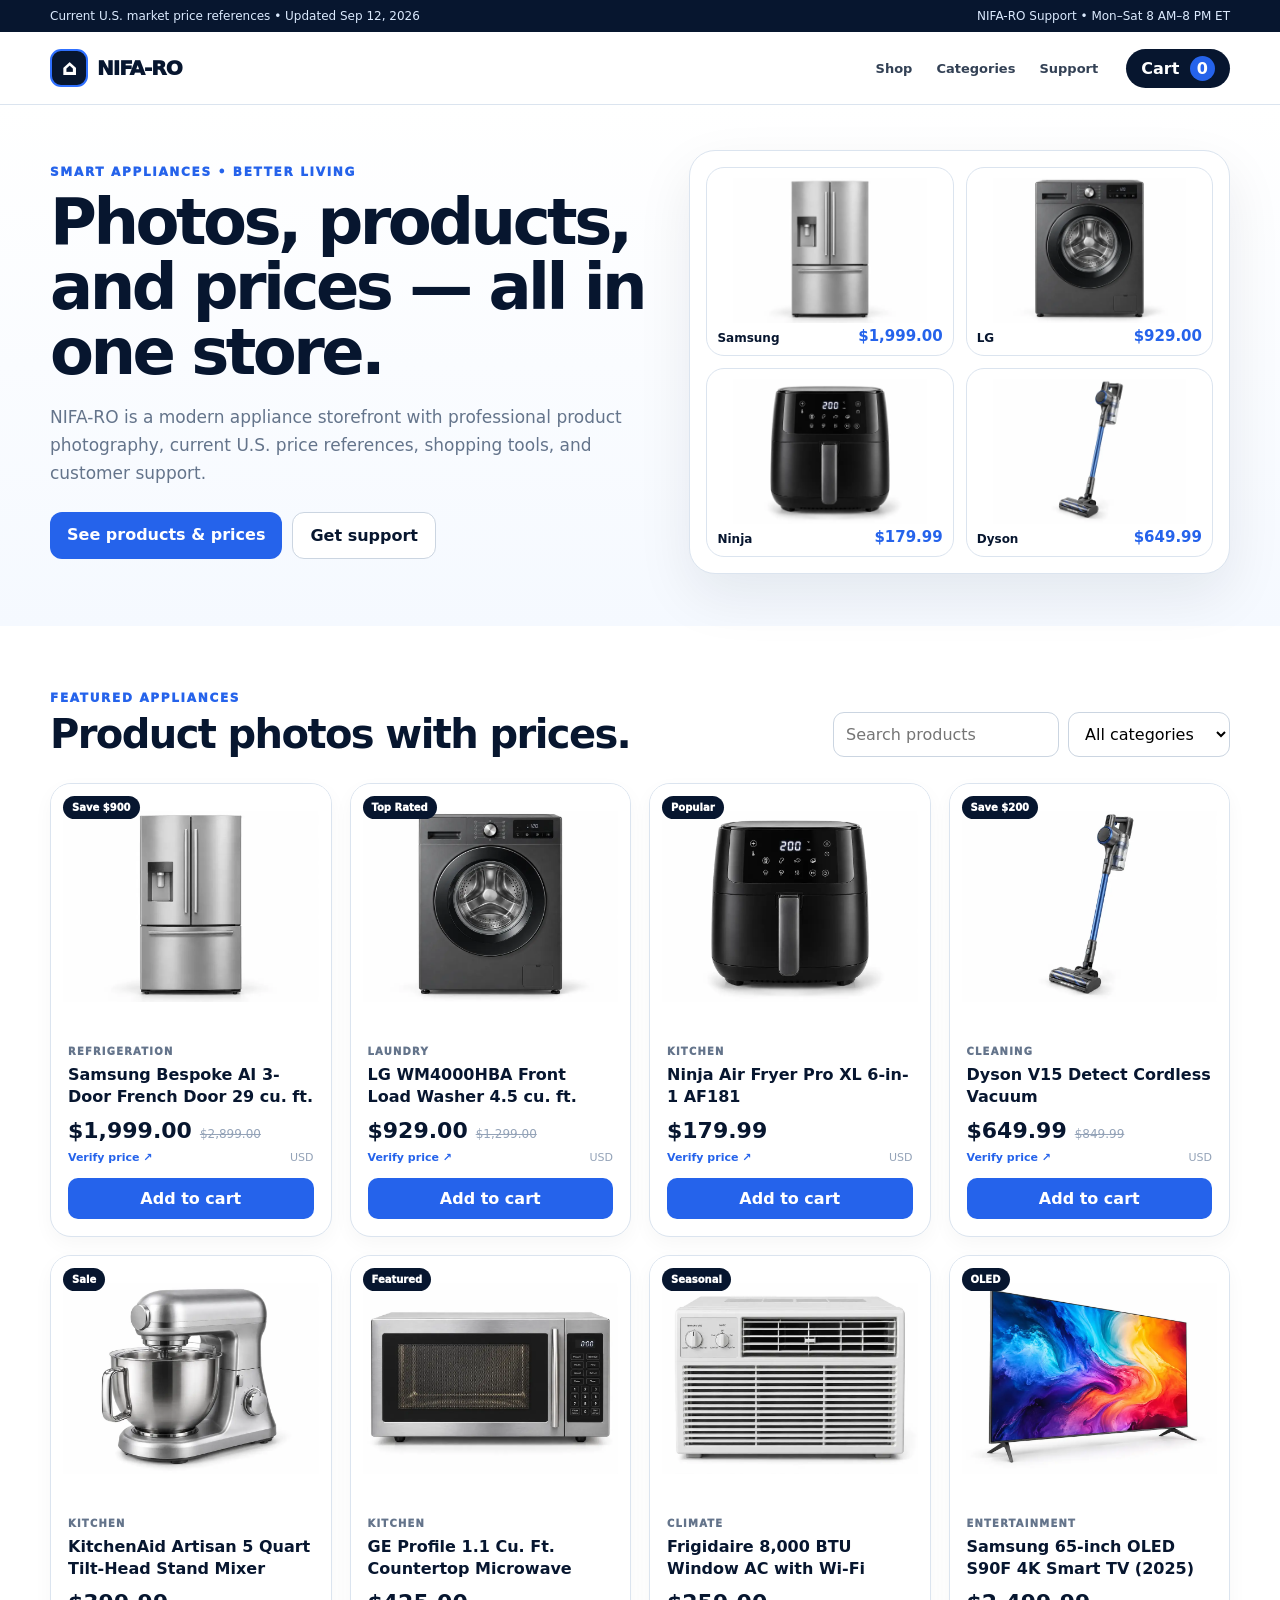
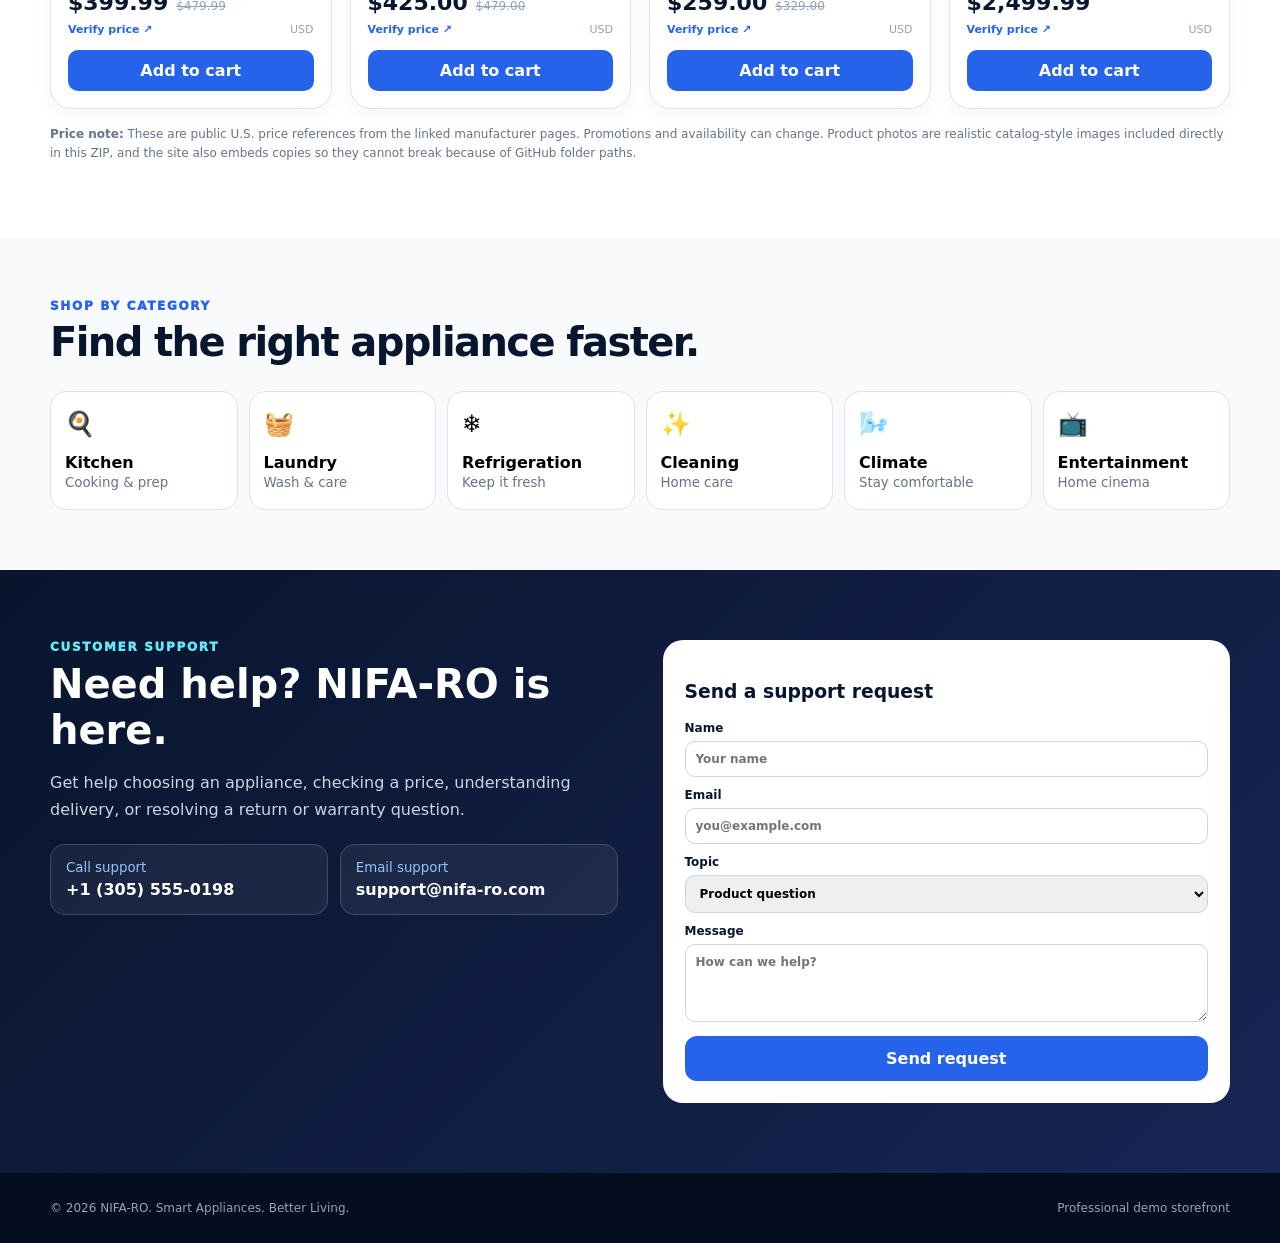
<file: index.html>
<!doctype html><html lang="en"><head><meta charset="utf-8"><meta name="viewport" content="width=device-width,initial-scale=1"><title>NIFA-RO | Home Appliances</title>
<meta name="description" content="NIFA-RO appliance store with product photos and current U.S. price references.">
<style>
:root{--navy:#07162f;--blue:#2563eb;--muted:#64748b;--line:#dbe4ef;--soft:#f5f8fc;--green:#16a34a}*{box-sizing:border-box}html{scroll-behavior:smooth}body{margin:0;font-family:Inter,ui-sans-serif,system-ui,-apple-system,"Segoe UI",sans-serif;color:var(--navy);background:#fff}a{text-decoration:none;color:inherit}button,input,select,textarea{font:inherit}.wrap{width:min(1180px,calc(100% - 34px));margin:auto}.notice{background:#07162f;color:#dbeafe;font-size:12px;padding:9px 0}.notice .wrap{display:flex;justify-content:space-between;gap:18px}header{position:sticky;top:0;z-index:40;background:rgba(255,255,255,.97);border-bottom:1px solid var(--line);backdrop-filter:blur(12px)}nav{height:72px;display:flex;align-items:center;gap:28px}.logo{font-size:20px;font-weight:950;letter-spacing:-.05em;display:flex;align-items:center;gap:9px}.mark{width:38px;height:38px;border-radius:11px;background:#07162f;color:#fff;display:grid;place-items:center;border:2px solid #2f70ff}.links{display:flex;gap:24px;margin-left:auto;font-size:13px;font-weight:800;color:#334155}.links a:hover{color:var(--blue)}.cart{border:0;border-radius:999px;padding:10px 15px;background:#07162f;color:#fff;font-weight:900;cursor:pointer}.cart span{background:#2563eb;padding:3px 7px;border-radius:999px;margin-left:5px}
.hero{background:linear-gradient(180deg,#fff,#f5f9ff);padding:45px 0 52px}.hero-grid{display:grid;grid-template-columns:1.05fr .95fr;gap:42px;align-items:center}.eyebrow{font-size:12px;letter-spacing:.14em;font-weight:950;color:#2563eb}h1{font-size:clamp(44px,5vw,66px);line-height:1.02;letter-spacing:-.055em;margin:11px 0 18px}.lead{font-size:17px;line-height:1.65;color:var(--muted);max-width:590px}.cta{display:flex;gap:10px;margin-top:25px}.btn{border:0;border-radius:12px;padding:13px 17px;font-weight:900;cursor:pointer}.primary{background:#2563eb;color:#fff}.secondary{background:#fff;border:1px solid #cbd5e1}.hero-panel{background:#fff;border:1px solid var(--line);border-radius:26px;padding:16px;display:grid;grid-template-columns:1fr 1fr;gap:12px;box-shadow:0 22px 55px rgba(15,23,42,.08)}.mini{border:1px solid var(--line);border-radius:18px;padding:10px;background:#fff}.mini img{width:100%;height:145px;object-fit:contain}.mini div{display:flex;justify-content:space-between;align-items:end;gap:6px}.mini b{font-size:12px}.mini strong{font-size:15px;color:#2563eb}
.shop{padding:65px 0;background:#fff}.section-head{display:flex;justify-content:space-between;align-items:end;gap:20px;margin-bottom:26px}.section-head h2{font-size:40px;letter-spacing:-.04em;margin:6px 0 0}.controls{display:flex;gap:9px}.controls input,.controls select{border:1px solid #cbd5e1;border-radius:11px;padding:11px 12px;background:#fff}.grid{display:grid;grid-template-columns:repeat(4,1fr);gap:18px}.product-card{border:1px solid var(--line);border-radius:21px;overflow:hidden;background:#fff;box-shadow:0 7px 20px rgba(15,23,42,.035);transition:.2s}.product-card:hover{transform:translateY(-4px);box-shadow:0 18px 42px rgba(15,23,42,.1)}.product-card.hidden{display:none}.product-photo{height:245px;background:#fff;display:grid;place-items:center;position:relative;padding:12px}.product-photo img{width:100%;height:100%;object-fit:contain}.badge{position:absolute;top:12px;left:12px;background:#07162f;color:#fff;padding:6px 9px;border-radius:999px;font-size:10px;font-weight:950}.product-info{padding:17px}.catlabel{font-size:10px;text-transform:uppercase;letter-spacing:.12em;color:#64748b;font-weight:950}.product-info h3{font-size:16px;line-height:1.35;min-height:44px;margin:7px 0 10px}.price{display:flex;align-items:baseline;gap:8px}.price strong{font-size:22px}.was{font-size:12px;text-decoration:line-through;color:#94a3b8}.source-row{display:flex;justify-content:space-between;align-items:center;margin:8px 0 14px;font-size:11px}.source-row a{color:#2563eb;font-weight:800}.source-row span{color:#94a3b8}.add{width:100%;border:0;background:#2563eb;color:#fff;border-radius:10px;padding:11px;font-weight:900;cursor:pointer}.price-note{font-size:12px;color:#64748b;line-height:1.55;margin-top:16px}.category-strip{padding:60px 0;background:#f8fafc}.cats{display:grid;grid-template-columns:repeat(6,1fr);gap:11px}.cat{background:#fff;border:1px solid var(--line);border-radius:16px;padding:18px 14px;cursor:pointer;text-align:left}.cat span{font-size:24px;display:block}.cat b{display:block;margin-top:15px}.cat small{color:#64748b}.support{padding:70px 0;background:linear-gradient(135deg,#08152d,#172554);color:#fff}.support-grid{display:grid;grid-template-columns:1fr 1fr;gap:45px;align-items:start}.support h2{font-size:40px;margin:7px 0 12px}.support p{color:#cbd5e1;line-height:1.7}.contact{display:grid;grid-template-columns:1fr 1fr;gap:12px;margin-top:20px}.contact a{border:1px solid rgba(255,255,255,.16);background:rgba(255,255,255,.06);border-radius:15px;padding:15px}.contact small{display:block;color:#93c5fd;margin-bottom:5px}.support form{background:#fff;color:#07162f;border-radius:20px;padding:22px}.support label{display:block;font-size:12px;font-weight:850;margin:11px 0}.support input,.support textarea,.support select{width:100%;border:1px solid #cbd5e1;border-radius:10px;padding:10px;margin-top:6px}footer{background:#050e1f;color:#94a3b8;padding:28px 0;font-size:12px}footer .wrap{display:flex;justify-content:space-between;gap:15px}.drawer{position:fixed;inset:0;z-index:90;pointer-events:none}.drawer.open{pointer-events:auto}.overlay{position:absolute;inset:0;background:rgba(2,6,23,.5);opacity:0;transition:.2s}.drawer.open .overlay{opacity:1}.panel{position:absolute;right:0;top:0;height:100%;width:min(420px,92vw);background:#fff;transform:translateX(100%);transition:.2s;padding:22px;display:flex;flex-direction:column}.drawer.open .panel{transform:none}.items{flex:1;overflow:auto}.line{padding:12px 0;border-bottom:1px solid var(--line)}.line small{color:#64748b}.total{border-top:1px solid var(--line);padding-top:15px;display:flex;justify-content:space-between;font-weight:900}.toast{position:fixed;left:50%;bottom:24px;transform:translate(-50%,15px);background:#07162f;color:#fff;padding:10px 15px;border-radius:10px;opacity:0;transition:.2s;z-index:99}.toast.show{opacity:1;transform:translate(-50%,0)}
@media(max-width:980px){.links{display:none}.hero-grid,.support-grid{grid-template-columns:1fr}.grid{grid-template-columns:repeat(2,1fr)}.cats{grid-template-columns:repeat(3,1fr)}}@media(max-width:620px){.notice .wrap span:last-child{display:none}.hero{padding:34px 0}h1{font-size:43px}.hero-panel{grid-template-columns:1fr 1fr}.mini img{height:110px}.section-head{flex-direction:column;align-items:flex-start}.controls{width:100%;flex-direction:column}.controls input,.controls select{width:100%}.grid{grid-template-columns:1fr}.cats{grid-template-columns:repeat(2,1fr)}.contact{grid-template-columns:1fr}footer .wrap{flex-direction:column}}
</style></head><body>
<div class="notice"><div class="wrap"><span>Current U.S. market price references • Updated Sep 12, 2026</span><span>NIFA-RO Support • Mon–Sat 8 AM–8 PM ET</span></div></div>
<header><nav class="wrap"><a class="logo" href="#top"><span class="mark">⌂</span><span>NIFA-RO</span></a><div class="links"><a href="#shop">Shop</a><a href="#categories">Categories</a><a href="#support">Support</a></div><button class="cart" onclick="openCart()">Cart <span id="cartCount">0</span></button></nav></header>
<main id="top"><section class="hero"><div class="wrap hero-grid"><div><div class="eyebrow">SMART APPLIANCES • BETTER LIVING</div><h1>Photos, products, and prices — all in one store.</h1><p class="lead">NIFA-RO is a modern appliance storefront with professional product photography, current U.S. price references, shopping tools, and customer support.</p><div class="cta"><a class="btn primary" href="#shop">See products & prices</a><a class="btn secondary" href="#support">Get support</a></div></div><div class="hero-panel"><div class="mini"><img src="[data-uri]" alt="Samsung Bespoke AI 3-Door French Door 29 cu. ft."><div><b>Samsung</b><strong>$1,999.00</strong></div></div><div class="mini"><img src="[data-uri]" alt="LG WM4000HBA Front Load Washer 4.5 cu. ft."><div><b>LG</b><strong>$929.00</strong></div></div><div class="mini"><img src="[data-uri]" alt="Ninja Air Fryer Pro XL 6-in-1 AF181"><div><b>Ninja</b><strong>$179.99</strong></div></div><div class="mini"><img src="[data-uri]" alt="Dyson V15 Detect Cordless Vacuum"><div><b>Dyson</b><strong>$649.99</strong></div></div></div></div></section>
<section class="shop" id="shop"><div class="wrap"><div class="section-head"><div><div class="eyebrow">FEATURED APPLIANCES</div><h2>Product photos with prices.</h2></div><div class="controls"><input id="search" placeholder="Search products" oninput="filterProducts()"><select id="filter" onchange="filterProducts()"><option value="All">All categories</option><option>Kitchen</option><option>Laundry</option><option>Refrigeration</option><option>Cleaning</option><option>Climate</option><option>Entertainment</option></select></div></div><div class="grid" id="grid"><article class="product-card" data-name="samsung bespoke ai 3-door french door 29 cu. ft." data-category="Refrigeration">
      <div class="product-photo"><img src="[data-uri]" alt="Samsung Bespoke AI 3-Door French Door 29 cu. ft."><span class="badge">Save $900</span></div>
      <div class="product-info"><div class="catlabel">Refrigeration</div><h3>Samsung Bespoke AI 3-Door French Door 29 cu. ft.</h3>
      <div class="price"><strong>$1,999.00</strong><span class="was">$2,899.00</span></div>
      <div class="source-row"><a href="https://www.samsung.com/us/refrigerators/french-door/bespoke-ai-29-cu-ft-3-door-french-door-refrigerator-with-zero-clearance-fit-and-sphere-ice-in-stainless-steel-sku-rf70h30geraa/" target="_blank" rel="noopener">Verify price ↗</a><span>USD</span></div>
      <button class="add" onclick="addToCart(1)">Add to cart</button></div>
    </article><article class="product-card" data-name="lg wm4000hba front load washer 4.5 cu. ft." data-category="Laundry">
      <div class="product-photo"><img src="[data-uri]" alt="LG WM4000HBA Front Load Washer 4.5 cu. ft."><span class="badge">Top Rated</span></div>
      <div class="product-info"><div class="catlabel">Laundry</div><h3>LG WM4000HBA Front Load Washer 4.5 cu. ft.</h3>
      <div class="price"><strong>$929.00</strong><span class="was">$1,299.00</span></div>
      <div class="source-row"><a href="https://www.lg.com/us/washers-dryers/lg-wm4000hba-front-load-washer" target="_blank" rel="noopener">Verify price ↗</a><span>USD</span></div>
      <button class="add" onclick="addToCart(2)">Add to cart</button></div>
    </article><article class="product-card" data-name="ninja air fryer pro xl 6-in-1 af181" data-category="Kitchen">
      <div class="product-photo"><img src="[data-uri]" alt="Ninja Air Fryer Pro XL 6-in-1 AF181"><span class="badge">Popular</span></div>
      <div class="product-info"><div class="catlabel">Kitchen</div><h3>Ninja Air Fryer Pro XL 6-in-1 AF181</h3>
      <div class="price"><strong>$179.99</strong></div>
      <div class="source-row"><a href="https://www.ninjakitchen.com/products/ninja-air-fryer-pro-xl-6-in-1-zidAF181" target="_blank" rel="noopener">Verify price ↗</a><span>USD</span></div>
      <button class="add" onclick="addToCart(3)">Add to cart</button></div>
    </article><article class="product-card" data-name="dyson v15 detect cordless vacuum" data-category="Cleaning">
      <div class="product-photo"><img src="[data-uri]" alt="Dyson V15 Detect Cordless Vacuum"><span class="badge">Save $200</span></div>
      <div class="product-info"><div class="catlabel">Cleaning</div><h3>Dyson V15 Detect Cordless Vacuum</h3>
      <div class="price"><strong>$649.99</strong><span class="was">$849.99</span></div>
      <div class="source-row"><a href="https://www.dyson.com/vacuum-cleaners/cordless/v15/detect-yellow" target="_blank" rel="noopener">Verify price ↗</a><span>USD</span></div>
      <button class="add" onclick="addToCart(4)">Add to cart</button></div>
    </article><article class="product-card" data-name="kitchenaid artisan 5 quart tilt-head stand mixer" data-category="Kitchen">
      <div class="product-photo"><img src="[data-uri]" alt="KitchenAid Artisan 5 Quart Tilt-Head Stand Mixer"><span class="badge">Sale</span></div>
      <div class="product-info"><div class="catlabel">Kitchen</div><h3>KitchenAid Artisan 5 Quart Tilt-Head Stand Mixer</h3>
      <div class="price"><strong>$399.99</strong><span class="was">$479.99</span></div>
      <div class="source-row"><a href="https://www.kitchenaid.com/countertop-appliances/stand-mixers/tilt-head-stand-mixers/p.artisan-series-5-quart-tilt-head-stand-mixer-with-hammered-bowl.KSM150PSHER.html" target="_blank" rel="noopener">Verify price ↗</a><span>USD</span></div>
      <button class="add" onclick="addToCart(5)">Add to cart</button></div>
    </article><article class="product-card" data-name="ge profile 1.1 cu. ft. countertop microwave" data-category="Kitchen">
      <div class="product-photo"><img src="[data-uri]" alt="GE Profile 1.1 Cu. Ft. Countertop Microwave"><span class="badge">Featured</span></div>
      <div class="product-info"><div class="catlabel">Kitchen</div><h3>GE Profile 1.1 Cu. Ft. Countertop Microwave</h3>
      <div class="price"><strong>$425.00</strong><span class="was">$479.00</span></div>
      <div class="source-row"><a href="https://www.geappliances.com/appliance/GE-Profile-1-1-Cu-Ft-Countertop-Microwave-Oven-PEM31SFSS" target="_blank" rel="noopener">Verify price ↗</a><span>USD</span></div>
      <button class="add" onclick="addToCart(6)">Add to cart</button></div>
    </article><article class="product-card" data-name="frigidaire 8,000 btu window ac with wi-fi" data-category="Climate">
      <div class="product-photo"><img src="[data-uri]" alt="Frigidaire 8,000 BTU Window AC with Wi-Fi"><span class="badge">Seasonal</span></div>
      <div class="product-info"><div class="catlabel">Climate</div><h3>Frigidaire 8,000 BTU Window AC with Wi-Fi</h3>
      <div class="price"><strong>$259.00</strong><span class="was">$329.00</span></div>
      <div class="source-row"><a href="https://www.frigidaire.com/en/c/M_HomeComfort_AirConditioners?query=%3Arelevance%3AallCategories%3AM_HomeComfort_AirConditioners%3AisConsumerVisUS%3Atrue%3AwiFi%3AYes" target="_blank" rel="noopener">Verify price ↗</a><span>USD</span></div>
      <button class="add" onclick="addToCart(7)">Add to cart</button></div>
    </article><article class="product-card" data-name="samsung 65-inch oled s90f 4k smart tv (2025)" data-category="Entertainment">
      <div class="product-photo"><img src="[data-uri]" alt="Samsung 65-inch OLED S90F 4K Smart TV (2025)"><span class="badge">OLED</span></div>
      <div class="product-info"><div class="catlabel">Entertainment</div><h3>Samsung 65-inch OLED S90F 4K Smart TV (2025)</h3>
      <div class="price"><strong>$2,499.99</strong></div>
      <div class="source-row"><a href="https://www.samsung.com/us/tvs/oled-tv/65-class-oled-tvs90f-sku-qn65s90fafxza/" target="_blank" rel="noopener">Verify price ↗</a><span>USD</span></div>
      <button class="add" onclick="addToCart(8)">Add to cart</button></div>
    </article></div><p class="price-note"><b>Price note:</b> These are public U.S. price references from the linked manufacturer pages. Promotions and availability can change. Product photos are realistic catalog-style images included directly in this ZIP, and the site also embeds copies so they cannot break because of GitHub folder paths.</p></div></section>
<section class="category-strip" id="categories"><div class="wrap"><div class="section-head"><div><div class="eyebrow">SHOP BY CATEGORY</div><h2>Find the right appliance faster.</h2></div></div><div class="cats"><button class="cat" onclick="choose('Kitchen')"><span>🍳</span><b>Kitchen</b><small>Cooking & prep</small></button><button class="cat" onclick="choose('Laundry')"><span>🧺</span><b>Laundry</b><small>Wash & care</small></button><button class="cat" onclick="choose('Refrigeration')"><span>❄️</span><b>Refrigeration</b><small>Keep it fresh</small></button><button class="cat" onclick="choose('Cleaning')"><span>✨</span><b>Cleaning</b><small>Home care</small></button><button class="cat" onclick="choose('Climate')"><span>🌬️</span><b>Climate</b><small>Stay comfortable</small></button><button class="cat" onclick="choose('Entertainment')"><span>📺</span><b>Entertainment</b><small>Home cinema</small></button></div></div></section>
<section class="support" id="support"><div class="wrap support-grid"><div><div class="eyebrow" style="color:#67e8f9">CUSTOMER SUPPORT</div><h2>Need help? NIFA-RO is here.</h2><p>Get help choosing an appliance, checking a price, understanding delivery, or resolving a return or warranty question.</p><div class="contact"><a href="tel:+13055550198"><small>Call support</small><b>+1 (305) 555-0198</b></a><a href="mailto:support@nifa-ro.com"><small>Email support</small><b>support@nifa-ro.com</b></a></div></div><form onsubmit="event.preventDefault();toast('Support request prepared');this.reset()"><h3>Send a support request</h3><label>Name<input required placeholder="Your name"></label><label>Email<input required type="email" placeholder="you@example.com"></label><label>Topic<select><option>Product question</option><option>Delivery</option><option>Return</option><option>Warranty</option></select></label><label>Message<textarea rows="4" required placeholder="How can we help?"></textarea></label><button class="btn primary" style="width:100%">Send request</button></form></div></section></main>
<footer><div class="wrap"><span>© 2026 NIFA-RO. Smart Appliances. Better Living.</span><span>Professional demo storefront</span></div></footer>
<div class="drawer" id="drawer"><div class="overlay" onclick="closeCart()"></div><aside class="panel"><div style="display:flex;justify-content:space-between;align-items:center"><h3>Your cart</h3><button class="btn secondary" onclick="closeCart()">Close</button></div><div class="items" id="items"></div><div class="total"><span>Subtotal</span><span id="subtotal">$0.00</span></div></aside></div><div class="toast" id="toast"></div>
<script>const products=[{id:1,name:'Samsung Bespoke AI 3-Door French Door 29 cu. ft.',price:1999.0},{id:2,name:'LG WM4000HBA Front Load Washer 4.5 cu. ft.',price:929.0},{id:3,name:'Ninja Air Fryer Pro XL 6-in-1 AF181',price:179.99},{id:4,name:'Dyson V15 Detect Cordless Vacuum',price:649.99},{id:5,name:'KitchenAid Artisan 5 Quart Tilt-Head Stand Mixer',price:399.99},{id:6,name:'GE Profile 1.1 Cu. Ft. Countertop Microwave',price:425.0},{id:7,name:'Frigidaire 8,000 BTU Window AC with Wi-Fi',price:259.0},{id:8,name:'Samsung 65-inch OLED S90F 4K Smart TV (2025)',price:2499.99}];let cart=JSON.parse(localStorage.getItem('nifaro_cart_v8')||'[]');const money=n=>new Intl.NumberFormat('en-US',{style:'currency',currency:'USD'}).format(n);function filterProducts(){const q=document.getElementById('search').value.toLowerCase();const c=document.getElementById('filter').value;document.querySelectorAll('.product-card').forEach(x=>x.classList.toggle('hidden',!((c==='All'||x.dataset.category===c)&&x.dataset.name.includes(q))))}function choose(c){document.getElementById('filter').value=c;filterProducts();document.getElementById('shop').scrollIntoView()}function addToCart(id){let r=cart.find(x=>x.id===id);r?r.qty++:cart.push({id,qty:1});localStorage.setItem('nifaro_cart_v8',JSON.stringify(cart));renderCart();toast('Added to cart')}function renderCart(){document.getElementById('cartCount').textContent=cart.reduce((a,b)=>a+b.qty,0);let total=0;document.getElementById('items').innerHTML=cart.length?cart.map(x=>{const p=products.find(p=>p.id===x.id);total+=p.price*x.qty;return `<div class="line"><b>${p.name}</b><br><small>${x.qty} × ${money(p.price)}</small></div>`}).join(''):'<p style="color:#64748b">Your cart is empty.</p>';document.getElementById('subtotal').textContent=money(total)}function openCart(){document.getElementById('drawer').classList.add('open')}function closeCart(){document.getElementById('drawer').classList.remove('open')}function toast(m){const t=document.getElementById('toast');t.textContent=m;t.classList.add('show');clearTimeout(window.tt);window.tt=setTimeout(()=>t.classList.remove('show'),1700)}renderCart();</script></body></html>
</file>
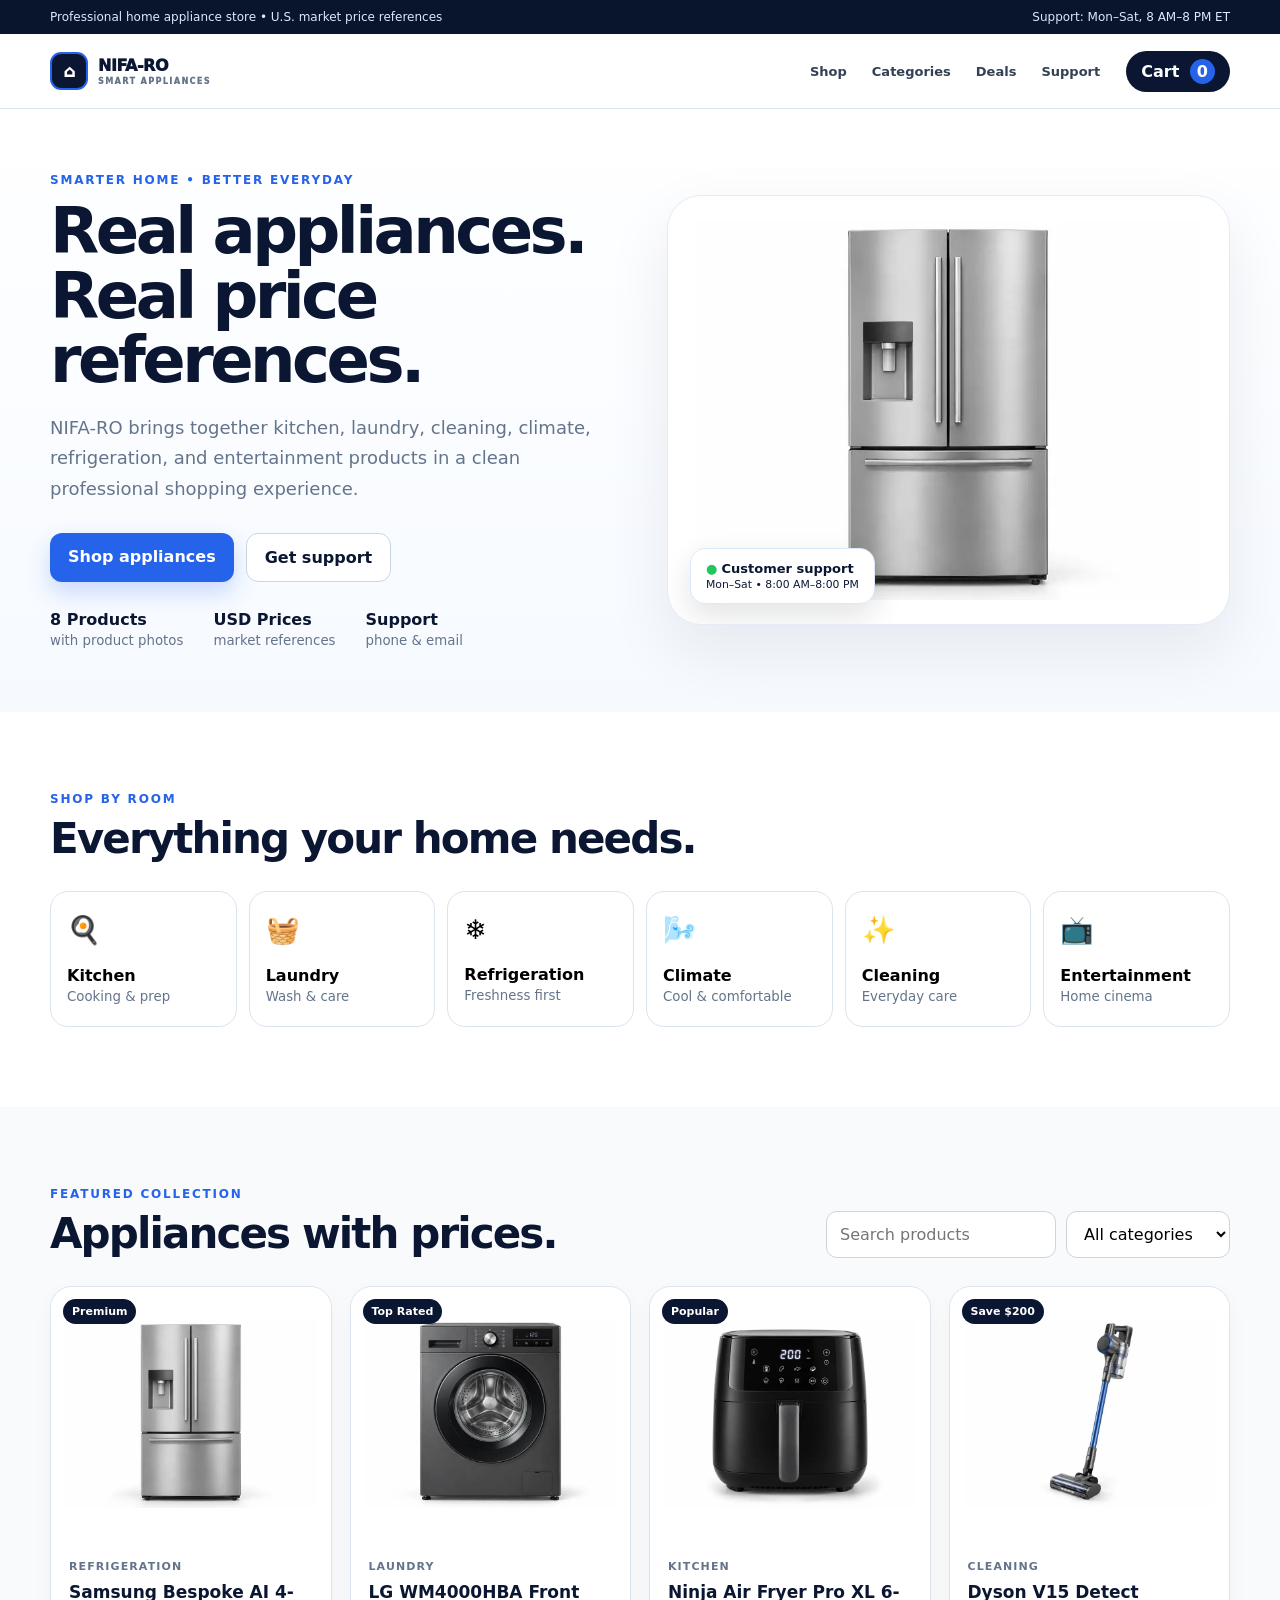
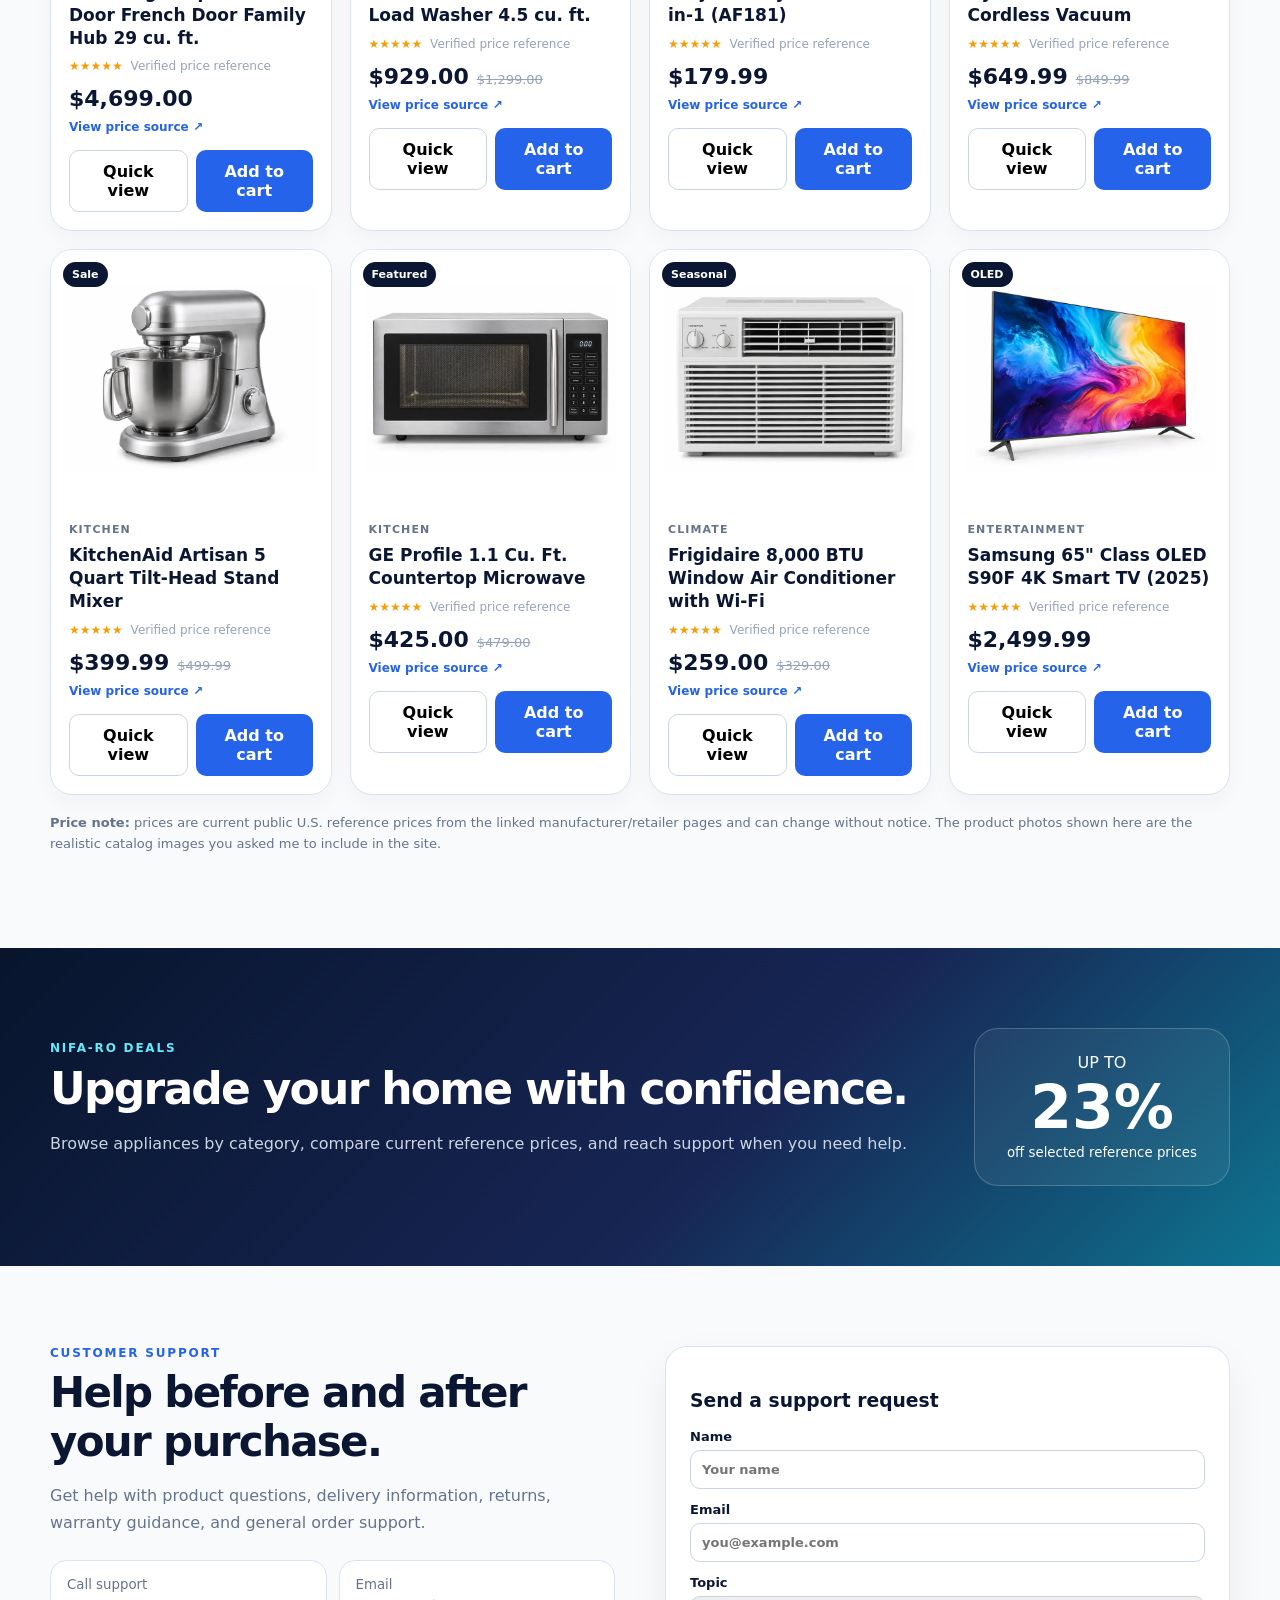
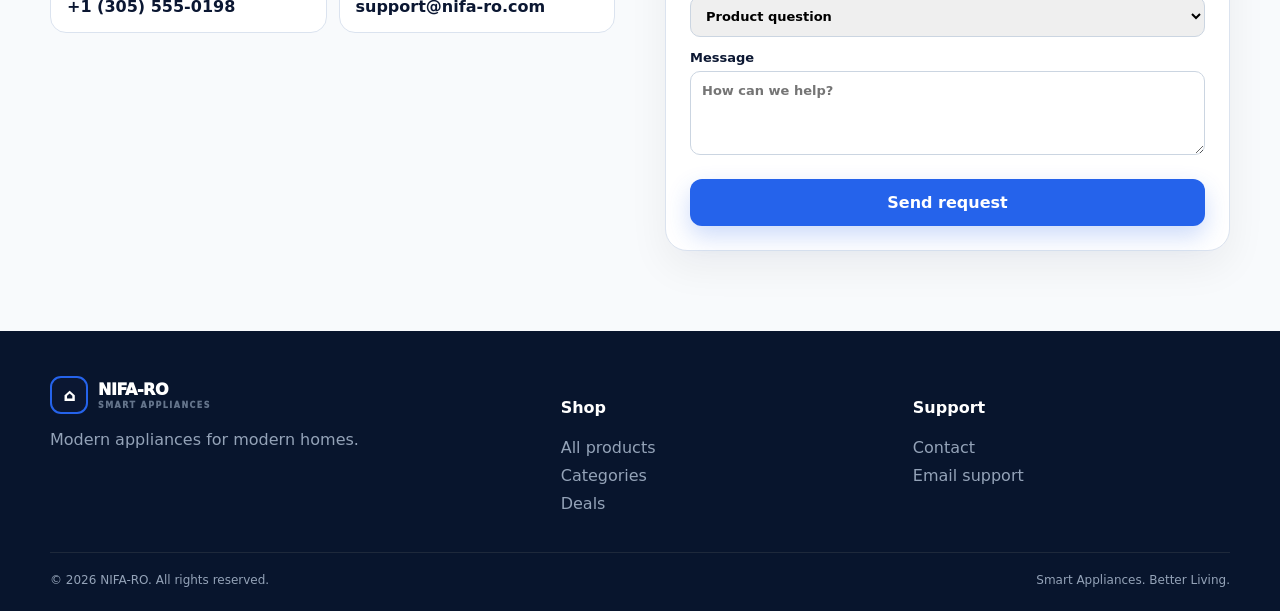
<file: nifa-ro-v7-embedded-images-real-prices/index.html>
<!doctype html>
<html lang="en">
<head>
<meta charset="utf-8">
<meta name="viewport" content="width=device-width,initial-scale=1">
<meta name="description" content="NIFA-RO professional appliance store with real market price references.">
<title>NIFA-RO | Smart Appliances. Better Living.</title>
<style>
:root{--ink:#0b1732;--muted:#64748b;--line:#dbe3ef;--blue:#2563eb;--soft:#f7faff;--orange:#f97316}
*{box-sizing:border-box}html{scroll-behavior:smooth}body{margin:0;font-family:Inter,ui-sans-serif,system-ui,-apple-system,BlinkMacSystemFont,"Segoe UI",sans-serif;color:var(--ink);background:#fff}
a{color:inherit;text-decoration:none}button,input,select{font:inherit}.container{width:min(1180px,calc(100% - 36px));margin:auto}
.top{background:#08152d;color:#dbeafe;font-size:12px}.top .container{height:34px;display:flex;align-items:center;justify-content:space-between;gap:20px}
.header{position:sticky;top:0;background:rgba(255,255,255,.96);backdrop-filter:blur(10px);z-index:30;border-bottom:1px solid var(--line)}.nav{height:74px;display:flex;align-items:center;gap:26px}
.logo{display:flex;align-items:center;gap:10px;font-weight:950;letter-spacing:-.03em}.logo-mark{width:38px;height:38px;border-radius:11px;background:#0b1732;display:grid;place-items:center;color:#fff;border:2px solid #2563eb}.logo small{display:block;font-size:8px;letter-spacing:.18em;color:#64748b;margin-top:2px}
.navlinks{display:flex;gap:25px;margin-left:auto;font-size:13px;font-weight:750;color:#334155}.navlinks a:hover{color:var(--blue)}.cart{border:0;background:#0b1732;color:#fff;padding:11px 15px;border-radius:999px;font-weight:850;cursor:pointer}.cart b{background:#2563eb;border-radius:50%;padding:3px 7px;margin-left:5px}
.hero{padding:64px 0;background:linear-gradient(180deg,#fff,#f6faff)}.hero-grid{display:grid;grid-template-columns:1fr 1fr;gap:54px;align-items:center}
.kicker{font-size:12px;font-weight:900;letter-spacing:.15em;color:#2563eb}h1{font-size:clamp(46px,5vw,70px);letter-spacing:-.055em;line-height:1.01;margin:12px 0 20px}.hero p{font-size:18px;line-height:1.7;color:#64748b;max-width:600px}
.ctas{display:flex;gap:12px;margin:28px 0}.btn{border:0;border-radius:12px;padding:14px 18px;font-weight:850;cursor:pointer;display:inline-block}.btn.primary{background:#2563eb;color:#fff;box-shadow:0 10px 23px rgba(37,99,235,.23)}.btn.light{background:#fff;border:1px solid #cbd5e1}
.heroimg{position:relative;border-radius:34px;background:#fff;border:1px solid #e4ebf5;min-height:430px;display:grid;place-items:center;overflow:hidden;box-shadow:0 25px 65px rgba(15,23,42,.08)}.heroimg img{width:90%;height:410px;object-fit:contain}.support-chip{position:absolute;left:22px;bottom:20px;background:#fff;border:1px solid #dbeafe;border-radius:15px;padding:12px 15px;box-shadow:0 12px 30px rgba(15,23,42,.12);font-size:13px}.support-chip span{color:#22c55e}
.trust{display:flex;gap:30px;margin-top:28px}.trust div{display:flex;flex-direction:column}.trust strong{font-size:16px}.trust small{color:#64748b;margin-top:4px}
section{padding:80px 0}.section-head{display:flex;align-items:end;justify-content:space-between;gap:20px;margin-bottom:28px}.section-head h2{font-size:42px;letter-spacing:-.045em;margin:8px 0 0}.section-head p{color:#64748b;margin:0;max-width:620px}
.categories{display:grid;grid-template-columns:repeat(6,1fr);gap:12px}.cat{border:1px solid var(--line);background:#fff;border-radius:18px;padding:22px 16px;text-align:left;cursor:pointer}.cat span{font-size:27px}.cat strong,.cat small{display:block}.cat strong{margin-top:20px}.cat small{color:#64748b;margin-top:4px}
.shop{background:#f8fafc}.controls{display:flex;gap:10px}.controls input,.controls select{border:1px solid #cbd5e1;background:#fff;border-radius:11px;padding:12px 13px;outline:none}.controls input{width:230px}
.grid{display:grid;grid-template-columns:repeat(4,1fr);gap:18px}.product-card{background:#fff;border:1px solid var(--line);border-radius:22px;overflow:hidden;box-shadow:0 8px 22px rgba(15,23,42,.035);transition:.2s}.product-card:hover{transform:translateY(-4px);box-shadow:0 18px 42px rgba(15,23,42,.09)}.product-card.hidden{display:none}
.product-image-wrap{height:255px;position:relative;background:#fff;display:grid;place-items:center;padding:14px}.product-image{width:100%;height:100%;object-fit:contain;display:block}.badge{position:absolute;left:12px;top:12px;background:#0b1732;color:#fff;padding:6px 9px;border-radius:999px;font-size:11px;font-weight:900}
.product-body{padding:18px}.category{font-size:11px;letter-spacing:.1em;text-transform:uppercase;font-weight:900;color:#64748b}.product-body h3{font-size:17px;line-height:1.35;margin:8px 0 10px;min-height:46px}.stars{color:#f59e0b;font-size:12px}.stars span{color:#94a3b8;margin-left:4px}.price{display:flex;align-items:baseline;gap:8px;margin:13px 0 5px}.price strong{font-size:22px}.old{font-size:13px;color:#94a3b8;text-decoration:line-through}.source{font-size:12px;font-weight:750;color:#2563eb}.product-actions{display:flex;gap:8px;margin-top:15px}.product-actions button{flex:1;border-radius:10px;padding:11px;border:0;cursor:pointer;font-weight:800}.product-actions .secondary{background:#fff;border:1px solid #cbd5e1}.product-actions .primary{background:#2563eb;color:#fff}
.price-note{margin-top:18px;font-size:13px;color:#64748b;line-height:1.6}
.promo{background:linear-gradient(135deg,#08152d,#172554 58%,#0e7490);color:#fff}.promo-grid{display:grid;grid-template-columns:1fr auto;gap:30px;align-items:center}.promo h2{font-size:44px;letter-spacing:-.04em;margin:8px 0}.promo p{color:#cbd5e1;line-height:1.7}.deal{border:1px solid rgba(255,255,255,.2);border-radius:24px;padding:24px 32px;text-align:center;background:rgba(255,255,255,.06)}.deal strong{font-size:60px;display:block}
.support{background:#f8fafc}.support-grid{display:grid;grid-template-columns:1fr 1fr;gap:50px}.support h2{font-size:42px;letter-spacing:-.04em;margin:8px 0 16px}.support p{color:#64748b;line-height:1.7}.support-cards{display:grid;grid-template-columns:1fr 1fr;gap:12px;margin-top:24px}.support-card{background:#fff;border:1px solid var(--line);border-radius:16px;padding:16px}.support-card small{display:block;color:#64748b;margin-bottom:5px}.form{background:#fff;border:1px solid var(--line);border-radius:22px;padding:24px;box-shadow:0 16px 40px rgba(15,23,42,.06)}.form label{display:block;font-size:13px;font-weight:800;margin:13px 0}.form input,.form select,.form textarea{width:100%;border:1px solid #cbd5e1;border-radius:10px;padding:11px;margin-top:6px;font:inherit}.form textarea{resize:vertical}.form button{width:100%;margin-top:8px}
footer{background:#08152d;color:#94a3b8;padding:45px 0 24px}.foot{display:grid;grid-template-columns:1.5fr 1fr 1fr;gap:35px}footer h4{color:#fff}footer a{display:block;margin:9px 0}.copyright{border-top:1px solid #1e293b;margin-top:30px;padding-top:20px;display:flex;justify-content:space-between;font-size:12px}
.drawer{position:fixed;inset:0;z-index:80;pointer-events:none}.drawer.open{pointer-events:auto}.overlay{position:absolute;inset:0;background:rgba(2,6,23,.5);opacity:0;transition:.2s}.drawer.open .overlay{opacity:1}.panel{position:absolute;right:0;top:0;height:100%;width:min(420px,92vw);background:#fff;transform:translateX(100%);transition:.2s;padding:22px;display:flex;flex-direction:column}.drawer.open .panel{transform:none}.cartitems{flex:1;overflow:auto}.cartline{padding:13px 0;border-bottom:1px solid var(--line)}.cartline strong{display:block}.cartline small{color:#64748b}.cartbottom{border-top:1px solid var(--line);padding-top:18px}.cartbottom div{display:flex;justify-content:space-between;margin-bottom:12px}.close{border:0;background:#f1f5f9;border-radius:9px;width:38px;height:38px;cursor:pointer;font-size:20px}
.toast{position:fixed;left:50%;bottom:24px;transform:translate(-50%,15px);background:#08152d;color:#fff;padding:11px 16px;border-radius:10px;opacity:0;transition:.2s;z-index:100}.toast.show{opacity:1;transform:translate(-50%,0)}
@media(max-width:960px){.navlinks{display:none}.hero-grid,.support-grid{grid-template-columns:1fr}.categories{grid-template-columns:repeat(3,1fr)}.grid{grid-template-columns:repeat(2,1fr)}}
@media(max-width:620px){.top .container span:last-child{display:none}.container{width:min(100% - 26px,1180px)}.hero{padding:42px 0}h1{font-size:43px}.heroimg{min-height:320px}.heroimg img{height:300px}.trust{gap:15px;justify-content:space-between}.section-head{flex-direction:column;align-items:flex-start}.section-head h2{font-size:34px}.categories{grid-template-columns:repeat(2,1fr)}.grid{grid-template-columns:1fr}.controls{width:100%;flex-direction:column}.controls input,.controls select{width:100%}.promo-grid{grid-template-columns:1fr}.support-cards{grid-template-columns:1fr}.foot{grid-template-columns:1fr 1fr}.foot>div:first-child{grid-column:1/-1}.copyright{flex-direction:column;gap:6px}}
</style>
</head>
<body>
<div class="top"><div class="container"><span>Professional home appliance store • U.S. market price references</span><span>Support: Mon–Sat, 8 AM–8 PM ET</span></div></div>
<header class="header">
  <div class="container nav">
    <a href="#home" class="logo"><span class="logo-mark">⌂</span><span>NIFA-RO<small>SMART APPLIANCES</small></span></a>
    <nav class="navlinks"><a href="#shop">Shop</a><a href="#categories">Categories</a><a href="#deals">Deals</a><a href="#support">Support</a></nav>
    <button class="cart" onclick="openCart()">Cart <b id="cartCount">0</b></button>
  </div>
</header>

<main>
<section class="hero" id="home">
  <div class="container hero-grid">
    <div>
      <div class="kicker">SMARTER HOME • BETTER EVERYDAY</div>
      <h1>Real appliances. Real price references.</h1>
      <p>NIFA-RO brings together kitchen, laundry, cleaning, climate, refrigeration, and entertainment products in a clean professional shopping experience.</p>
      <div class="ctas"><a class="btn primary" href="#shop">Shop appliances</a><a class="btn light" href="#support">Get support</a></div>
      <div class="trust"><div><strong>8 Products</strong><small>with product photos</small></div><div><strong>USD Prices</strong><small>market references</small></div><div><strong>Support</strong><small>phone & email</small></div></div>
    </div>
    <div class="heroimg">
      <img src="[data-uri]" alt="Stainless steel refrigerator">
      <div class="support-chip"><span>●</span> <strong>Customer support</strong><br><small>Mon–Sat • 8:00 AM–8:00 PM</small></div>
    </div>
  </div>
</section>

<section id="categories">
  <div class="container">
    <div class="section-head"><div><div class="kicker">SHOP BY ROOM</div><h2>Everything your home needs.</h2></div></div>
    <div class="categories">
      <button class="cat" onclick="filterCategory('Kitchen')"><span>🍳</span><strong>Kitchen</strong><small>Cooking & prep</small></button>
      <button class="cat" onclick="filterCategory('Laundry')"><span>🧺</span><strong>Laundry</strong><small>Wash & care</small></button>
      <button class="cat" onclick="filterCategory('Refrigeration')"><span>❄️</span><strong>Refrigeration</strong><small>Freshness first</small></button>
      <button class="cat" onclick="filterCategory('Climate')"><span>🌬️</span><strong>Climate</strong><small>Cool & comfortable</small></button>
      <button class="cat" onclick="filterCategory('Cleaning')"><span>✨</span><strong>Cleaning</strong><small>Everyday care</small></button>
      <button class="cat" onclick="filterCategory('Entertainment')"><span>📺</span><strong>Entertainment</strong><small>Home cinema</small></button>
    </div>
  </div>
</section>

<section class="shop" id="shop">
  <div class="container">
    <div class="section-head">
      <div><div class="kicker">FEATURED COLLECTION</div><h2>Appliances with prices.</h2></div>
      <div class="controls">
        <input id="search" type="search" placeholder="Search products" oninput="applyFilters()">
        <select id="category" onchange="applyFilters()">
          <option value="All">All categories</option>
          <option>Kitchen</option><option>Laundry</option><option>Refrigeration</option>
          <option>Climate</option><option>Cleaning</option><option>Entertainment</option>
        </select>
      </div>
    </div>
    <div class="grid" id="productGrid">
      
      <article class="product-card" data-name="samsung bespoke ai 4-door french door family hub 29 cu. ft." data-category="Refrigeration">
        <div class="product-image-wrap">
          <img class="product-image" src="[data-uri]" alt="Samsung Bespoke AI 4-Door French Door Family Hub 29 cu. ft.">
          <span class="badge">Premium</span>
        </div>
        <div class="product-body">
          <div class="category">Refrigeration</div>
          <h3>Samsung Bespoke AI 4-Door French Door Family Hub 29 cu. ft.</h3>
          <div class="stars">★★★★★ <span>Verified price reference</span></div>
          <div class="price"><strong>$4,699.00</strong></div>
          <a class="source" href="https://www.samsung.com/us/refrigerators/french-door/bespoke-29-cu-ft-4-door-french-door-refrigerator-with-family-hub-32-and-ai-vision-in-charcoal-glass-and-black-charcoal-sku-rf90f29aeceaa/" target="_blank" rel="noopener">View price source ↗</a>
          <div class="product-actions">
            <button class="secondary" onclick="quickView('Samsung Bespoke AI 4-Door French Door Family Hub 29 cu. ft.')">Quick view</button>
            <button class="primary" onclick="addToCart(1)">Add to cart</button>
          </div>
        </div>
      </article>
    

      <article class="product-card" data-name="lg wm4000hba front load washer 4.5 cu. ft." data-category="Laundry">
        <div class="product-image-wrap">
          <img class="product-image" src="[data-uri]" alt="LG WM4000HBA Front Load Washer 4.5 cu. ft.">
          <span class="badge">Top Rated</span>
        </div>
        <div class="product-body">
          <div class="category">Laundry</div>
          <h3>LG WM4000HBA Front Load Washer 4.5 cu. ft.</h3>
          <div class="stars">★★★★★ <span>Verified price reference</span></div>
          <div class="price"><strong>$929.00</strong><span class="old">$1,299.00</span></div>
          <a class="source" href="https://www.lg.com/us/washers-dryers/lg-wm4000hba-front-load-washer" target="_blank" rel="noopener">View price source ↗</a>
          <div class="product-actions">
            <button class="secondary" onclick="quickView('LG WM4000HBA Front Load Washer 4.5 cu. ft.')">Quick view</button>
            <button class="primary" onclick="addToCart(2)">Add to cart</button>
          </div>
        </div>
      </article>
    

      <article class="product-card" data-name="ninja air fryer pro xl 6-in-1 (af181)" data-category="Kitchen">
        <div class="product-image-wrap">
          <img class="product-image" src="[data-uri]" alt="Ninja Air Fryer Pro XL 6-in-1 (AF181)">
          <span class="badge">Popular</span>
        </div>
        <div class="product-body">
          <div class="category">Kitchen</div>
          <h3>Ninja Air Fryer Pro XL 6-in-1 (AF181)</h3>
          <div class="stars">★★★★★ <span>Verified price reference</span></div>
          <div class="price"><strong>$179.99</strong></div>
          <a class="source" href="https://www.ninjakitchen.com/products/ninja-air-fryer-pro-xl-6-in-1-zidAF181" target="_blank" rel="noopener">View price source ↗</a>
          <div class="product-actions">
            <button class="secondary" onclick="quickView('Ninja Air Fryer Pro XL 6-in-1 (AF181)')">Quick view</button>
            <button class="primary" onclick="addToCart(3)">Add to cart</button>
          </div>
        </div>
      </article>
    

      <article class="product-card" data-name="dyson v15 detect cordless vacuum" data-category="Cleaning">
        <div class="product-image-wrap">
          <img class="product-image" src="[data-uri]" alt="Dyson V15 Detect Cordless Vacuum">
          <span class="badge">Save $200</span>
        </div>
        <div class="product-body">
          <div class="category">Cleaning</div>
          <h3>Dyson V15 Detect Cordless Vacuum</h3>
          <div class="stars">★★★★★ <span>Verified price reference</span></div>
          <div class="price"><strong>$649.99</strong><span class="old">$849.99</span></div>
          <a class="source" href="https://www.dyson.com/vacuum-cleaners/cordless/v15/detect-yellow" target="_blank" rel="noopener">View price source ↗</a>
          <div class="product-actions">
            <button class="secondary" onclick="quickView('Dyson V15 Detect Cordless Vacuum')">Quick view</button>
            <button class="primary" onclick="addToCart(4)">Add to cart</button>
          </div>
        </div>
      </article>
    

      <article class="product-card" data-name="kitchenaid artisan 5 quart tilt-head stand mixer" data-category="Kitchen">
        <div class="product-image-wrap">
          <img class="product-image" src="[data-uri]" alt="KitchenAid Artisan 5 Quart Tilt-Head Stand Mixer">
          <span class="badge">Sale</span>
        </div>
        <div class="product-body">
          <div class="category">Kitchen</div>
          <h3>KitchenAid Artisan 5 Quart Tilt-Head Stand Mixer</h3>
          <div class="stars">★★★★★ <span>Verified price reference</span></div>
          <div class="price"><strong>$399.99</strong><span class="old">$499.99</span></div>
          <a class="source" href="https://www.kitchenaid.com/countertop-appliances/kitchenaid-stand-mixers" target="_blank" rel="noopener">View price source ↗</a>
          <div class="product-actions">
            <button class="secondary" onclick="quickView('KitchenAid Artisan 5 Quart Tilt-Head Stand Mixer')">Quick view</button>
            <button class="primary" onclick="addToCart(5)">Add to cart</button>
          </div>
        </div>
      </article>
    

      <article class="product-card" data-name="ge profile 1.1 cu. ft. countertop microwave" data-category="Kitchen">
        <div class="product-image-wrap">
          <img class="product-image" src="[data-uri]" alt="GE Profile 1.1 Cu. Ft. Countertop Microwave">
          <span class="badge">Featured</span>
        </div>
        <div class="product-body">
          <div class="category">Kitchen</div>
          <h3>GE Profile 1.1 Cu. Ft. Countertop Microwave</h3>
          <div class="stars">★★★★★ <span>Verified price reference</span></div>
          <div class="price"><strong>$425.00</strong><span class="old">$479.00</span></div>
          <a class="source" href="https://www.geappliances.com/appliance/GE-Profile-1-1-Cu-Ft-Countertop-Microwave-Oven-PEM31SFSS" target="_blank" rel="noopener">View price source ↗</a>
          <div class="product-actions">
            <button class="secondary" onclick="quickView('GE Profile 1.1 Cu. Ft. Countertop Microwave')">Quick view</button>
            <button class="primary" onclick="addToCart(6)">Add to cart</button>
          </div>
        </div>
      </article>
    

      <article class="product-card" data-name="frigidaire 8,000 btu window air conditioner with wi-fi" data-category="Climate">
        <div class="product-image-wrap">
          <img class="product-image" src="[data-uri]" alt="Frigidaire 8,000 BTU Window Air Conditioner with Wi-Fi">
          <span class="badge">Seasonal</span>
        </div>
        <div class="product-body">
          <div class="category">Climate</div>
          <h3>Frigidaire 8,000 BTU Window Air Conditioner with Wi-Fi</h3>
          <div class="stars">★★★★★ <span>Verified price reference</span></div>
          <div class="price"><strong>$259.00</strong><span class="old">$329.00</span></div>
          <a class="source" href="https://www.frigidaire.com/en/c/M_HomeComfort_AirConditioners?query=%3Arelevance%3AallCategories%3AM_HomeComfort_AirConditioners%3AisConsumerVisUS%3Atrue%3AwiFi%3AYes" target="_blank" rel="noopener">View price source ↗</a>
          <div class="product-actions">
            <button class="secondary" onclick="quickView('Frigidaire 8,000 BTU Window Air Conditioner with Wi-Fi')">Quick view</button>
            <button class="primary" onclick="addToCart(7)">Add to cart</button>
          </div>
        </div>
      </article>
    

      <article class="product-card" data-name="samsung 65" class oled s90f 4k smart tv (2025)" data-category="Entertainment">
        <div class="product-image-wrap">
          <img class="product-image" src="[data-uri]" alt="Samsung 65" Class OLED S90F 4K Smart TV (2025)">
          <span class="badge">OLED</span>
        </div>
        <div class="product-body">
          <div class="category">Entertainment</div>
          <h3>Samsung 65" Class OLED S90F 4K Smart TV (2025)</h3>
          <div class="stars">★★★★★ <span>Verified price reference</span></div>
          <div class="price"><strong>$2,499.99</strong></div>
          <a class="source" href="https://www.samsung.com/us/tvs/oled-tv/65-class-oled-tvs90f-sku-qn65s90fafxza/" target="_blank" rel="noopener">View price source ↗</a>
          <div class="product-actions">
            <button class="secondary" onclick="quickView('Samsung 65" Class OLED S90F 4K Smart TV (2025)')">Quick view</button>
            <button class="primary" onclick="addToCart(8)">Add to cart</button>
          </div>
        </div>
      </article>
    
    </div>
    <p class="price-note"><strong>Price note:</strong> prices are current public U.S. reference prices from the linked manufacturer/retailer pages and can change without notice. The product photos shown here are the realistic catalog images you asked me to include in the site.</p>
  </div>
</section>

<section class="promo" id="deals">
  <div class="container promo-grid">
    <div><div class="kicker" style="color:#67e8f9">NIFA-RO DEALS</div><h2>Upgrade your home with confidence.</h2><p>Browse appliances by category, compare current reference prices, and reach support when you need help.</p></div>
    <div class="deal"><span>UP TO</span><strong>23%</strong><small>off selected reference prices</small></div>
  </div>
</section>

<section class="support" id="support">
  <div class="container support-grid">
    <div>
      <div class="kicker">CUSTOMER SUPPORT</div>
      <h2>Help before and after your purchase.</h2>
      <p>Get help with product questions, delivery information, returns, warranty guidance, and general order support.</p>
      <div class="support-cards">
        <a class="support-card" href="tel:+13055550198"><small>Call support</small><strong>+1 (305) 555-0198</strong></a>
        <a class="support-card" href="mailto:support@nifa-ro.com"><small>Email</small><strong>support@nifa-ro.com</strong></a>
      </div>
    </div>
    <form class="form" onsubmit="event.preventDefault(); toast('Support request ready'); this.reset();">
      <h3>Send a support request</h3>
      <label>Name<input required placeholder="Your name"></label>
      <label>Email<input type="email" required placeholder="you@example.com"></label>
      <label>Topic<select><option>Product question</option><option>Delivery</option><option>Return</option><option>Warranty</option></select></label>
      <label>Message<textarea rows="4" required placeholder="How can we help?"></textarea></label>
      <button class="btn primary" type="submit">Send request</button>
    </form>
  </div>
</section>
</main>

<footer>
<div class="container foot">
  <div><div class="logo" style="color:white"><span class="logo-mark">⌂</span><span>NIFA-RO<small>SMART APPLIANCES</small></span></div><p>Modern appliances for modern homes.</p></div>
  <div><h4>Shop</h4><a href="#shop">All products</a><a href="#categories">Categories</a><a href="#deals">Deals</a></div>
  <div><h4>Support</h4><a href="#support">Contact</a><a href="mailto:support@nifa-ro.com">Email support</a></div>
</div>
<div class="container copyright"><span>© 2026 NIFA-RO. All rights reserved.</span><span>Smart Appliances. Better Living.</span></div>
</footer>

<div class="drawer" id="drawer">
  <div class="overlay" onclick="closeCart()"></div>
  <aside class="panel">
    <div style="display:flex;align-items:center;justify-content:space-between"><h3>Your cart</h3><button class="close" onclick="closeCart()">×</button></div>
    <div class="cartitems" id="cartItems"></div>
    <div class="cartbottom"><div><span>Subtotal</span><strong id="subtotal">$0.00</strong></div><button class="btn primary" style="width:100%" onclick="toast('Demo checkout — connect a payment provider to go live')">Continue to checkout</button></div>
  </aside>
</div>
<div class="toast" id="toast"></div>

<script>
const products = [{'id': 1, 'img': 'refrigerator', 'category': 'Refrigeration', 'name': 'Samsung Bespoke AI 4-Door French Door Family Hub 29 cu. ft.', 'price': 4699.0, 'was': None, 'badge': 'Premium', 'source': 'https://www.samsung.com/us/refrigerators/french-door/bespoke-29-cu-ft-4-door-french-door-refrigerator-with-family-hub-32-and-ai-vision-in-charcoal-glass-and-black-charcoal-sku-rf90f29aeceaa/'}, {'id': 2, 'img': 'washer', 'category': 'Laundry', 'name': 'LG WM4000HBA Front Load Washer 4.5 cu. ft.', 'price': 929.0, 'was': 1299.0, 'badge': 'Top Rated', 'source': 'https://www.lg.com/us/washers-dryers/lg-wm4000hba-front-load-washer'}, {'id': 3, 'img': 'airfryer', 'category': 'Kitchen', 'name': 'Ninja Air Fryer Pro XL 6-in-1 (AF181)', 'price': 179.99, 'was': None, 'badge': 'Popular', 'source': 'https://www.ninjakitchen.com/products/ninja-air-fryer-pro-xl-6-in-1-zidAF181'}, {'id': 4, 'img': 'vacuum', 'category': 'Cleaning', 'name': 'Dyson V15 Detect Cordless Vacuum', 'price': 649.99, 'was': 849.99, 'badge': 'Save $200', 'source': 'https://www.dyson.com/vacuum-cleaners/cordless/v15/detect-yellow'}, {'id': 5, 'img': 'mixer', 'category': 'Kitchen', 'name': 'KitchenAid Artisan 5 Quart Tilt-Head Stand Mixer', 'price': 399.99, 'was': 499.99, 'badge': 'Sale', 'source': 'https://www.kitchenaid.com/countertop-appliances/kitchenaid-stand-mixers'}, {'id': 6, 'img': 'microwave', 'category': 'Kitchen', 'name': 'GE Profile 1.1 Cu. Ft. Countertop Microwave', 'price': 425.0, 'was': 479.0, 'badge': 'Featured', 'source': 'https://www.geappliances.com/appliance/GE-Profile-1-1-Cu-Ft-Countertop-Microwave-Oven-PEM31SFSS'}, {'id': 7, 'img': 'ac', 'category': 'Climate', 'name': 'Frigidaire 8,000 BTU Window Air Conditioner with Wi-Fi', 'price': 259.0, 'was': 329.0, 'badge': 'Seasonal', 'source': 'https://www.frigidaire.com/en/c/M_HomeComfort_AirConditioners?query=%3Arelevance%3AallCategories%3AM_HomeComfort_AirConditioners%3AisConsumerVisUS%3Atrue%3AwiFi%3AYes'}, {'id': 8, 'img': 'tv', 'category': 'Entertainment', 'name': 'Samsung 65" Class OLED S90F 4K Smart TV (2025)', 'price': 2499.99, 'was': None, 'badge': 'OLED', 'source': 'https://www.samsung.com/us/tvs/oled-tv/65-class-oled-tvs90f-sku-qn65s90fafxza/'}];
let cart = JSON.parse(localStorage.getItem('nifaro_cart') || '[]');

function money(n){return new Intl.NumberFormat('en-US',{style:'currency',currency:'USD'}).format(n)}
function applyFilters(){
  const q=document.getElementById('search').value.toLowerCase().trim();
  const c=document.getElementById('category').value;
  document.querySelectorAll('.product-card').forEach(card=>{
    const ok=(c==='All'||card.dataset.category===c)&&card.dataset.name.includes(q);
    card.classList.toggle('hidden',!ok);
  });
}
function filterCategory(c){document.getElementById('category').value=c;applyFilters();document.getElementById('shop').scrollIntoView();}
function addToCart(id){
  const row=cart.find(x=>x.id===id); if(row) row.qty++; else cart.push({id,qty:1});
  localStorage.setItem('nifaro_cart',JSON.stringify(cart)); renderCart(); toast('Added to cart');
}
function renderCart(){
  document.getElementById('cartCount').textContent=cart.reduce((a,b)=>a+b.qty,0);
  const el=document.getElementById('cartItems');
  if(!cart.length){el.innerHTML='<p style="color:#64748b;padding:25px 0">Your cart is empty.</p>';document.getElementById('subtotal').textContent='$0.00';return;}
  let total=0;
  el.innerHTML=cart.map(line=>{const p=products.find(x=>x.id===line.id); total+=p.price*line.qty; return `<div class="cartline"><strong>${p.name}</strong><small>${line.qty} × ${money(p.price)}</small></div>`}).join('');
  document.getElementById('subtotal').textContent=money(total);
}
function openCart(){document.getElementById('drawer').classList.add('open')}function closeCart(){document.getElementById('drawer').classList.remove('open')}
function quickView(name){toast(name)}
function toast(msg){const t=document.getElementById('toast');t.textContent=msg;t.classList.add('show');clearTimeout(window._t);window._t=setTimeout(()=>t.classList.remove('show'),1800)}
renderCart();
</script>
</body></html>
</file>
